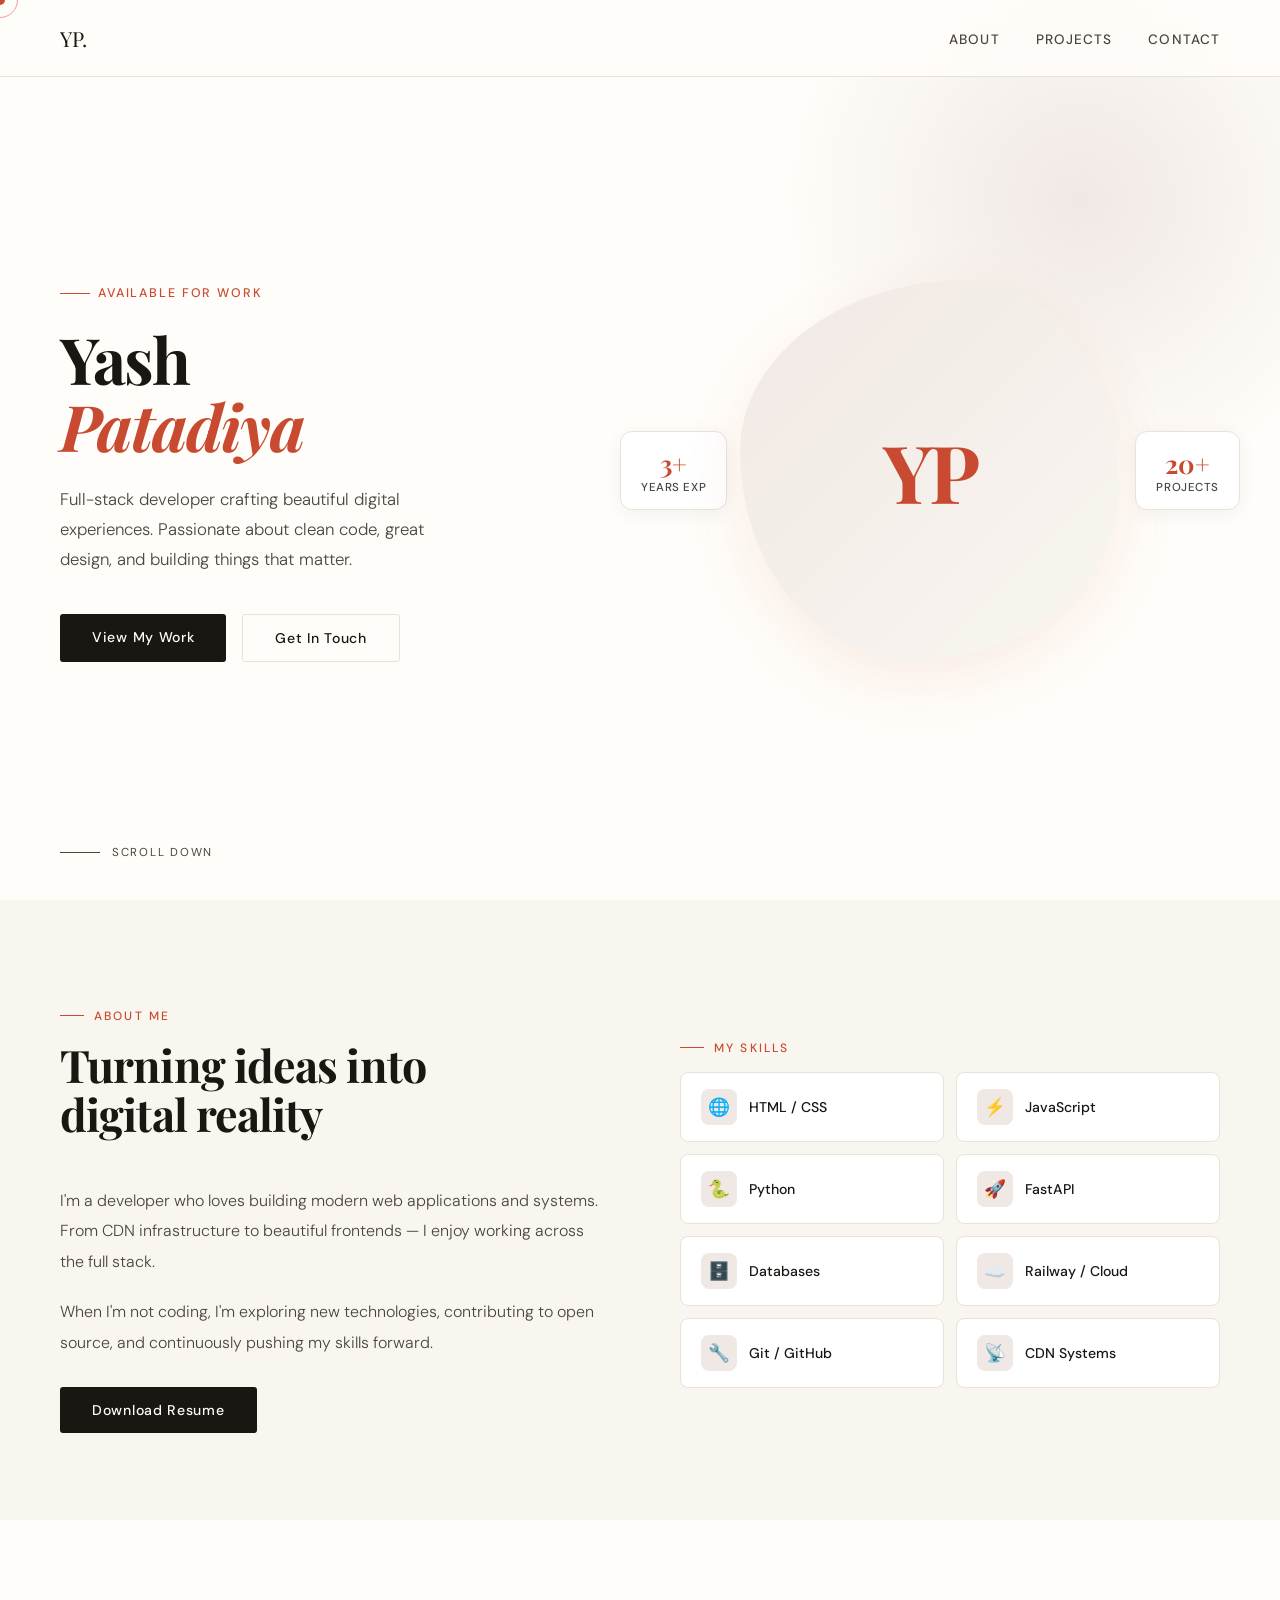
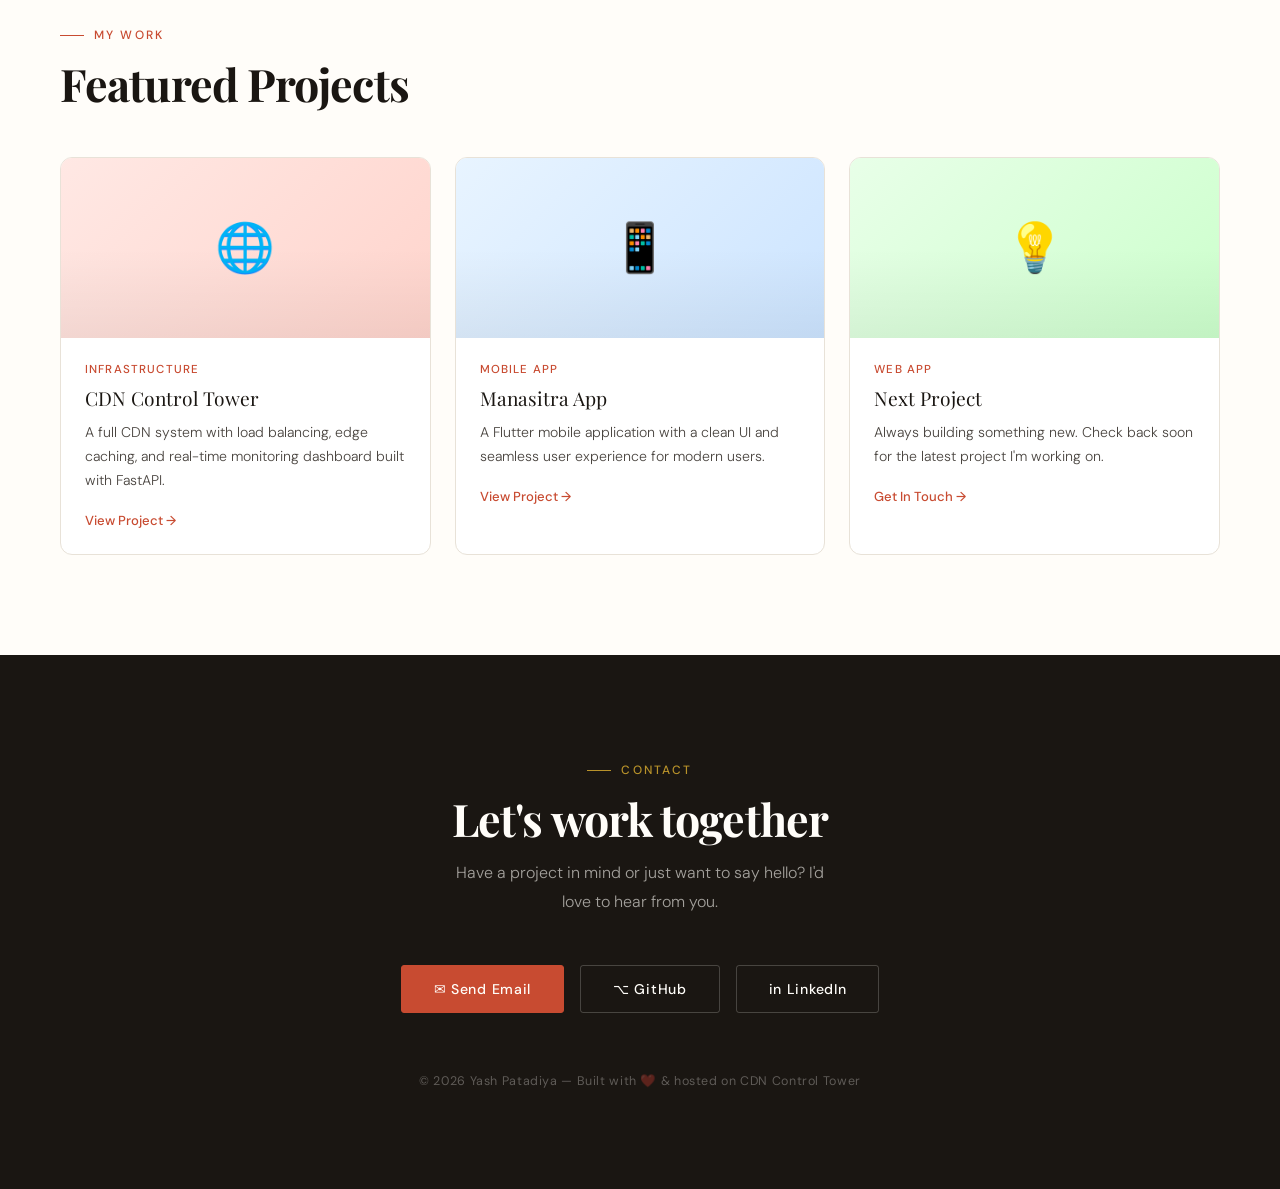
<file: static/index.html>
<!DOCTYPE html>
<html lang="en">
<head>
<meta charset="UTF-8">
<meta name="viewport" content="width=device-width, initial-scale=1.0">
<title>Yash Patadiya — Portfolio</title>
<link href="https://fonts.googleapis.com/css2?family=Playfair+Display:ital,wght@0,400;0,700;1,400&family=DM+Sans:wght@300;400;500&display=swap" rel="stylesheet">
<style>
  :root {
    --cream: #F9F6F0;
    --warm-white: #FFFDF9;
    --ink: #1A1612;
    --ink-light: #4A4540;
    --accent: #C84B31;
    --accent-soft: #F0E8E4;
    --gold: #B8922A;
    --border: #E8E2D8;
  }

  * { margin: 0; padding: 0; box-sizing: border-box; }

  html { scroll-behavior: smooth; }

  body {
    font-family: 'DM Sans', sans-serif;
    background: var(--warm-white);
    color: var(--ink);
    overflow-x: hidden;
  }

  /* ── Cursor ── */
  .cursor {
    width: 10px; height: 10px;
    background: var(--accent);
    border-radius: 50%;
    position: fixed;
    pointer-events: none;
    z-index: 9999;
    transform: translate(-50%, -50%);
    transition: transform 0.1s;
  }
  .cursor-ring {
    width: 36px; height: 36px;
    border: 1.5px solid var(--accent);
    border-radius: 50%;
    position: fixed;
    pointer-events: none;
    z-index: 9998;
    transform: translate(-50%, -50%);
    transition: all 0.18s ease;
    opacity: 0.5;
  }

  /* ── Nav ── */
  nav {
    position: fixed; top: 0; left: 0; right: 0;
    z-index: 100;
    display: flex; justify-content: space-between; align-items: center;
    padding: 24px 60px;
    background: rgba(255,253,249,0.85);
    backdrop-filter: blur(12px);
    border-bottom: 1px solid var(--border);
  }
  .nav-logo {
    font-family: 'Playfair Display', serif;
    font-size: 1.3rem;
    color: var(--ink);
    text-decoration: none;
    letter-spacing: -0.02em;
  }
  .nav-links { display: flex; gap: 36px; list-style: none; }
  .nav-links a {
    font-size: 0.85rem;
    font-weight: 500;
    letter-spacing: 0.08em;
    text-transform: uppercase;
    color: var(--ink-light);
    text-decoration: none;
    transition: color 0.2s;
  }
  .nav-links a:hover { color: var(--accent); }

  /* ── Hero ── */
  .hero {
    min-height: 100vh;
    display: grid;
    grid-template-columns: 1fr 1fr;
    align-items: center;
    padding: 120px 60px 80px;
    position: relative;
    overflow: hidden;
  }
  .hero::before {
    content: '';
    position: absolute;
    top: -100px; right: -100px;
    width: 600px; height: 600px;
    background: radial-gradient(circle, var(--accent-soft) 0%, transparent 70%);
    border-radius: 50%;
    animation: float 8s ease-in-out infinite;
  }
  @keyframes float {
    0%, 100% { transform: translateY(0px); }
    50% { transform: translateY(-30px); }
  }
  .hero-text { position: relative; z-index: 1; }
  .hero-tag {
    display: inline-flex; align-items: center; gap: 8px;
    font-size: 0.78rem;
    font-weight: 500;
    letter-spacing: 0.15em;
    text-transform: uppercase;
    color: var(--accent);
    margin-bottom: 24px;
    opacity: 0;
    animation: fadeUp 0.8s ease forwards 0.2s;
  }
  .hero-tag::before {
    content: '';
    width: 30px; height: 1px;
    background: var(--accent);
  }
  h1 {
    font-family: 'Playfair Display', serif;
    font-size: clamp(3rem, 5vw, 5.5rem);
    line-height: 1.05;
    letter-spacing: -0.03em;
    color: var(--ink);
    margin-bottom: 24px;
    opacity: 0;
    animation: fadeUp 0.8s ease forwards 0.4s;
  }
  h1 em { color: var(--accent); font-style: italic; }
  .hero-desc {
    font-size: 1.05rem;
    font-weight: 300;
    line-height: 1.8;
    color: var(--ink-light);
    max-width: 420px;
    margin-bottom: 40px;
    opacity: 0;
    animation: fadeUp 0.8s ease forwards 0.6s;
  }
  .hero-btns {
    display: flex; gap: 16px; flex-wrap: wrap;
    opacity: 0;
    animation: fadeUp 0.8s ease forwards 0.8s;
  }
  .btn-primary {
    padding: 14px 32px;
    background: var(--ink);
    color: var(--warm-white);
    border: none; border-radius: 3px;
    font-family: 'DM Sans', sans-serif;
    font-size: 0.88rem;
    font-weight: 500;
    letter-spacing: 0.05em;
    cursor: pointer;
    text-decoration: none;
    transition: all 0.25s;
  }
  .btn-primary:hover {
    background: var(--accent);
    transform: translateY(-2px);
    box-shadow: 0 8px 24px rgba(200,75,49,0.25);
  }
  .btn-outline {
    padding: 14px 32px;
    background: transparent;
    color: var(--ink);
    border: 1.5px solid var(--border);
    border-radius: 3px;
    font-family: 'DM Sans', sans-serif;
    font-size: 0.88rem;
    font-weight: 500;
    letter-spacing: 0.05em;
    cursor: pointer;
    text-decoration: none;
    transition: all 0.25s;
  }
  .btn-outline:hover {
    border-color: var(--accent);
    color: var(--accent);
    transform: translateY(-2px);
  }

  .hero-visual {
    display: flex;
    justify-content: center;
    align-items: center;
    position: relative;
    opacity: 0;
    animation: fadeIn 1s ease forwards 0.6s;
  }
  .avatar-ring {
    width: 380px; height: 380px;
    border-radius: 60% 40% 55% 45% / 45% 55% 45% 55%;
    background: linear-gradient(135deg, var(--accent-soft), var(--cream));
    display: flex; align-items: center; justify-content: center;
    position: relative;
    animation: morphing 10s ease-in-out infinite;
    box-shadow: 0 20px 60px rgba(200,75,49,0.1);
  }
  @keyframes morphing {
    0%, 100% { border-radius: 60% 40% 55% 45% / 45% 55% 45% 55%; }
    25% { border-radius: 45% 55% 40% 60% / 60% 40% 55% 45%; }
    50% { border-radius: 55% 45% 60% 40% / 40% 60% 45% 55%; }
    75% { border-radius: 40% 60% 45% 55% / 55% 45% 60% 40%; }
  }
  .avatar-initials {
    font-family: 'Playfair Display', serif;
    font-size: 5rem;
    color: var(--accent);
    font-weight: 700;
    letter-spacing: -0.04em;
  }
  .hero-stats {
    position: absolute;
    display: flex; flex-direction: column; gap: 12px;
  }
  .hero-stats.left { left: -20px; }
  .hero-stats.right { right: -20px; }
  .stat-card {
    background: white;
    border: 1px solid var(--border);
    border-radius: 12px;
    padding: 14px 20px;
    text-align: center;
    box-shadow: 0 4px 20px rgba(0,0,0,0.05);
    animation: float 6s ease-in-out infinite;
  }
  .stat-card:nth-child(2) { animation-delay: -3s; }
  .stat-num {
    font-family: 'Playfair Display', serif;
    font-size: 1.6rem;
    font-weight: 700;
    color: var(--accent);
  }
  .stat-label {
    font-size: 0.72rem;
    color: var(--ink-light);
    font-weight: 500;
    letter-spacing: 0.05em;
    text-transform: uppercase;
  }

  @keyframes fadeUp {
    from { opacity: 0; transform: translateY(24px); }
    to { opacity: 1; transform: translateY(0); }
  }
  @keyframes fadeIn {
    from { opacity: 0; }
    to { opacity: 1; }
  }

  /* ── Section Base ── */
  section { padding: 100px 60px; }
  .section-label {
    display: inline-flex; align-items: center; gap: 10px;
    font-size: 0.75rem;
    font-weight: 500;
    letter-spacing: 0.18em;
    text-transform: uppercase;
    color: var(--accent);
    margin-bottom: 16px;
  }
  .section-label::before {
    content: '';
    width: 24px; height: 1px;
    background: var(--accent);
  }
  h2 {
    font-family: 'Playfair Display', serif;
    font-size: clamp(2rem, 3.5vw, 3rem);
    line-height: 1.1;
    letter-spacing: -0.02em;
    color: var(--ink);
    margin-bottom: 48px;
  }

  /* ── About ── */
  .about {
    background: var(--cream);
    display: grid;
    grid-template-columns: 1fr 1fr;
    gap: 80px;
    align-items: center;
  }
  .about-text p {
    font-size: 1rem;
    font-weight: 300;
    line-height: 1.9;
    color: var(--ink-light);
    margin-bottom: 20px;
  }
  .skills-grid {
    display: grid;
    grid-template-columns: 1fr 1fr;
    gap: 12px;
  }
  .skill-item {
    background: white;
    border: 1px solid var(--border);
    border-radius: 8px;
    padding: 16px 20px;
    display: flex; align-items: center; gap: 12px;
    transition: all 0.2s;
  }
  .skill-item:hover {
    border-color: var(--accent);
    transform: translateY(-2px);
    box-shadow: 0 8px 20px rgba(200,75,49,0.08);
  }
  .skill-icon {
    width: 36px; height: 36px;
    background: var(--accent-soft);
    border-radius: 8px;
    display: flex; align-items: center; justify-content: center;
    font-size: 1.1rem;
  }
  .skill-name {
    font-size: 0.88rem;
    font-weight: 500;
    color: var(--ink);
  }

  /* ── Projects ── */
  .projects { background: var(--warm-white); }
  .projects-grid {
    display: grid;
    grid-template-columns: repeat(3, 1fr);
    gap: 24px;
  }
  .project-card {
    border: 1px solid var(--border);
    border-radius: 12px;
    overflow: hidden;
    transition: all 0.3s;
    cursor: pointer;
    background: white;
  }
  .project-card:hover {
    transform: translateY(-6px);
    box-shadow: 0 20px 50px rgba(0,0,0,0.08);
    border-color: var(--accent);
  }
  .project-thumb {
    height: 180px;
    display: flex; align-items: center; justify-content: center;
    font-size: 3rem;
    position: relative;
    overflow: hidden;
  }
  .project-thumb::after {
    content: '';
    position: absolute; inset: 0;
    background: linear-gradient(to bottom, transparent 50%, rgba(0,0,0,0.05));
  }
  .p1 { background: linear-gradient(135deg, #FFE8E4, #FFD4CC); }
  .p2 { background: linear-gradient(135deg, #E8F4FF, #CCE4FF); }
  .p3 { background: linear-gradient(135deg, #E8FFE8, #CCFFCC); }
  .project-info { padding: 24px; }
  .project-tag {
    font-size: 0.72rem;
    font-weight: 500;
    letter-spacing: 0.1em;
    text-transform: uppercase;
    color: var(--accent);
    margin-bottom: 8px;
  }
  .project-title {
    font-family: 'Playfair Display', serif;
    font-size: 1.2rem;
    color: var(--ink);
    margin-bottom: 10px;
  }
  .project-desc {
    font-size: 0.88rem;
    font-weight: 300;
    line-height: 1.7;
    color: var(--ink-light);
    margin-bottom: 16px;
  }
  .project-link {
    font-size: 0.82rem;
    font-weight: 500;
    color: var(--accent);
    text-decoration: none;
    display: inline-flex; align-items: center; gap: 6px;
    transition: gap 0.2s;
  }
  .project-link:hover { gap: 10px; }

  /* ── Contact ── */
  .contact {
    background: var(--ink);
    color: var(--warm-white);
    text-align: center;
  }
  .contact .section-label { color: var(--gold); }
  .contact .section-label::before { background: var(--gold); }
  .contact h2 { color: var(--warm-white); margin-bottom: 16px; }
  .contact-sub {
    font-size: 1rem;
    font-weight: 300;
    color: rgba(255,253,249,0.6);
    margin-bottom: 48px;
    max-width: 400px;
    margin-left: auto; margin-right: auto;
    line-height: 1.8;
  }
  .contact-links {
    display: flex; justify-content: center; gap: 16px; flex-wrap: wrap;
    margin-bottom: 60px;
  }
  .contact-btn {
    padding: 14px 32px;
    border: 1.5px solid rgba(255,253,249,0.2);
    border-radius: 3px;
    color: var(--warm-white);
    text-decoration: none;
    font-size: 0.88rem;
    font-weight: 500;
    letter-spacing: 0.05em;
    transition: all 0.25s;
    display: inline-flex; align-items: center; gap: 8px;
  }
  .contact-btn:hover {
    background: var(--accent);
    border-color: var(--accent);
    transform: translateY(-2px);
  }
  .contact-btn.primary {
    background: var(--accent);
    border-color: var(--accent);
  }
  .footer-note {
    font-size: 0.78rem;
    color: rgba(255,253,249,0.3);
    letter-spacing: 0.05em;
  }

  /* ── Scroll indicator ── */
  .scroll-line {
    position: absolute;
    bottom: 40px; left: 60px;
    display: flex; align-items: center; gap: 12px;
    font-size: 0.72rem;
    letter-spacing: 0.15em;
    text-transform: uppercase;
    color: var(--ink-light);
    opacity: 0;
    animation: fadeUp 0.8s ease forwards 1.2s;
  }
  .scroll-line::before {
    content: '';
    width: 40px; height: 1px;
    background: var(--ink-light);
    animation: expand 2s ease infinite;
  }
  @keyframes expand {
    0%, 100% { width: 40px; }
    50% { width: 60px; }
  }

  /* ── Responsive ── */
  @media (max-width: 900px) {
    nav { padding: 20px 24px; }
    .hero { grid-template-columns: 1fr; padding: 100px 24px 60px; text-align: center; }
    .hero-visual { display: none; }
    .hero-btns { justify-content: center; }
    section { padding: 70px 24px; }
    .about { grid-template-columns: 1fr; gap: 40px; }
    .projects-grid { grid-template-columns: 1fr; }
    .nav-links { display: none; }
  }
</style>
</head>
<body>

<div class="cursor" id="cursor"></div>
<div class="cursor-ring" id="cursorRing"></div>

<!-- Nav -->
<nav>
  <a href="#" class="nav-logo">YP.</a>
  <ul class="nav-links">
    <li><a href="#about">About</a></li>
    <li><a href="#projects">Projects</a></li>
    <li><a href="#contact">Contact</a></li>
  </ul>
</nav>

<!-- Hero -->
<section class="hero">
  <div class="hero-text">
    <div class="hero-tag">Available for work</div>
    <h1>Yash<br><em>Patadiya</em></h1>
    <p class="hero-desc">Full-stack developer crafting beautiful digital experiences. Passionate about clean code, great design, and building things that matter.</p>
    <div class="hero-btns">
      <a href="#projects" class="btn-primary">View My Work</a>
      <a href="#contact" class="btn-outline">Get In Touch</a>
    </div>
  </div>
  <div class="hero-visual">
    <div class="hero-stats left">
      <div class="stat-card">
        <div class="stat-num">3+</div>
        <div class="stat-label">Years Exp</div>
      </div>
    </div>
    <div class="avatar-ring">
      <div class="avatar-initials">YP</div>
    </div>
    <div class="hero-stats right">
      <div class="stat-card">
        <div class="stat-num">20+</div>
        <div class="stat-label">Projects</div>
      </div>
    </div>
  </div>
  <div class="scroll-line">Scroll down</div>
</section>

<!-- About -->
<section class="about" id="about">
  <div class="about-text">
    <div class="section-label">About Me</div>
    <h2>Turning ideas into<br>digital reality</h2>
    <p>I'm a developer who loves building modern web applications and systems. From CDN infrastructure to beautiful frontends — I enjoy working across the full stack.</p>
    <p>When I'm not coding, I'm exploring new technologies, contributing to open source, and continuously pushing my skills forward.</p>
    <br>
    <a href="#contact" class="btn-primary">Download Resume</a>
  </div>
  <div>
    <div class="section-label">My Skills</div>
    <div class="skills-grid">
      <div class="skill-item"><div class="skill-icon">🌐</div><div class="skill-name">HTML / CSS</div></div>
      <div class="skill-item"><div class="skill-icon">⚡</div><div class="skill-name">JavaScript</div></div>
      <div class="skill-item"><div class="skill-icon">🐍</div><div class="skill-name">Python</div></div>
      <div class="skill-item"><div class="skill-icon">🚀</div><div class="skill-name">FastAPI</div></div>
      <div class="skill-item"><div class="skill-icon">🗄️</div><div class="skill-name">Databases</div></div>
      <div class="skill-item"><div class="skill-icon">☁️</div><div class="skill-name">Railway / Cloud</div></div>
      <div class="skill-item"><div class="skill-icon">🔧</div><div class="skill-name">Git / GitHub</div></div>
      <div class="skill-item"><div class="skill-icon">📡</div><div class="skill-name">CDN Systems</div></div>
    </div>
  </div>
</section>

<!-- Projects -->
<section class="projects" id="projects">
  <div class="section-label">My Work</div>
  <h2>Featured Projects</h2>
  <div class="projects-grid">
    <div class="project-card">
      <div class="project-thumb p1">🌐</div>
      <div class="project-info">
        <div class="project-tag">Infrastructure</div>
        <div class="project-title">CDN Control Tower</div>
        <div class="project-desc">A full CDN system with load balancing, edge caching, and real-time monitoring dashboard built with FastAPI.</div>
        <a href="#" class="project-link">View Project →</a>
      </div>
    </div>
    <div class="project-card">
      <div class="project-thumb p2">📱</div>
      <div class="project-info">
        <div class="project-tag">Mobile App</div>
        <div class="project-title">Manasitra App</div>
        <div class="project-desc">A Flutter mobile application with a clean UI and seamless user experience for modern users.</div>
        <a href="#" class="project-link">View Project →</a>
      </div>
    </div>
    <div class="project-card">
      <div class="project-thumb p3">💡</div>
      <div class="project-info">
        <div class="project-tag">Web App</div>
        <div class="project-title">Next Project</div>
        <div class="project-desc">Always building something new. Check back soon for the latest project I'm working on.</div>
        <a href="#contact" class="project-link">Get In Touch →</a>
      </div>
    </div>
  </div>
</section>

<!-- Contact -->
<section class="contact" id="contact">
  <div class="section-label">Contact</div>
  <h2>Let's work together</h2>
  <p class="contact-sub">Have a project in mind or just want to say hello? I'd love to hear from you.</p>
  <div class="contact-links">
    <a href="mailto:yash@example.com" class="contact-btn primary">✉ Send Email</a>
    <a href="https://github.com/yashpatadiya1724-cmyk" target="_blank" class="contact-btn">⌥ GitHub</a>
    <a href="#" class="contact-btn">in LinkedIn</a>
  </div>
  <div class="footer-note">© 2026 Yash Patadiya — Built with ❤️ & hosted on CDN Control Tower</div>
</section>

<script>
  // Custom cursor
  const cursor = document.getElementById('cursor');
  const ring = document.getElementById('cursorRing');
  let mx = 0, my = 0, rx = 0, ry = 0;
  document.addEventListener('mousemove', e => { mx = e.clientX; my = e.clientY; });
  function animateCursor() {
    cursor.style.left = mx + 'px';
    cursor.style.top = my + 'px';
    rx += (mx - rx) * 0.12;
    ry += (my - ry) * 0.12;
    ring.style.left = rx + 'px';
    ring.style.top = ry + 'px';
    requestAnimationFrame(animateCursor);
  }
  animateCursor();

  document.querySelectorAll('a, button').forEach(el => {
    el.addEventListener('mouseenter', () => { ring.style.transform = 'translate(-50%,-50%) scale(1.6)'; ring.style.opacity = '0.3'; });
    el.addEventListener('mouseleave', () => { ring.style.transform = 'translate(-50%,-50%) scale(1)'; ring.style.opacity = '0.5'; });
  });

  // Scroll reveal
  const observer = new IntersectionObserver(entries => {
    entries.forEach(e => {
      if (e.isIntersecting) {
        e.target.style.opacity = '1';
        e.target.style.transform = 'translateY(0)';
      }
    });
  }, { threshold: 0.1 });

  document.querySelectorAll('.project-card, .skill-item, .stat-card').forEach(el => {
    el.style.opacity = '0';
    el.style.transform = 'translateY(20px)';
    el.style.transition = 'opacity 0.6s ease, transform 0.6s ease';
    observer.observe(el);
  });
</script>
</body>
</html>
</file>
